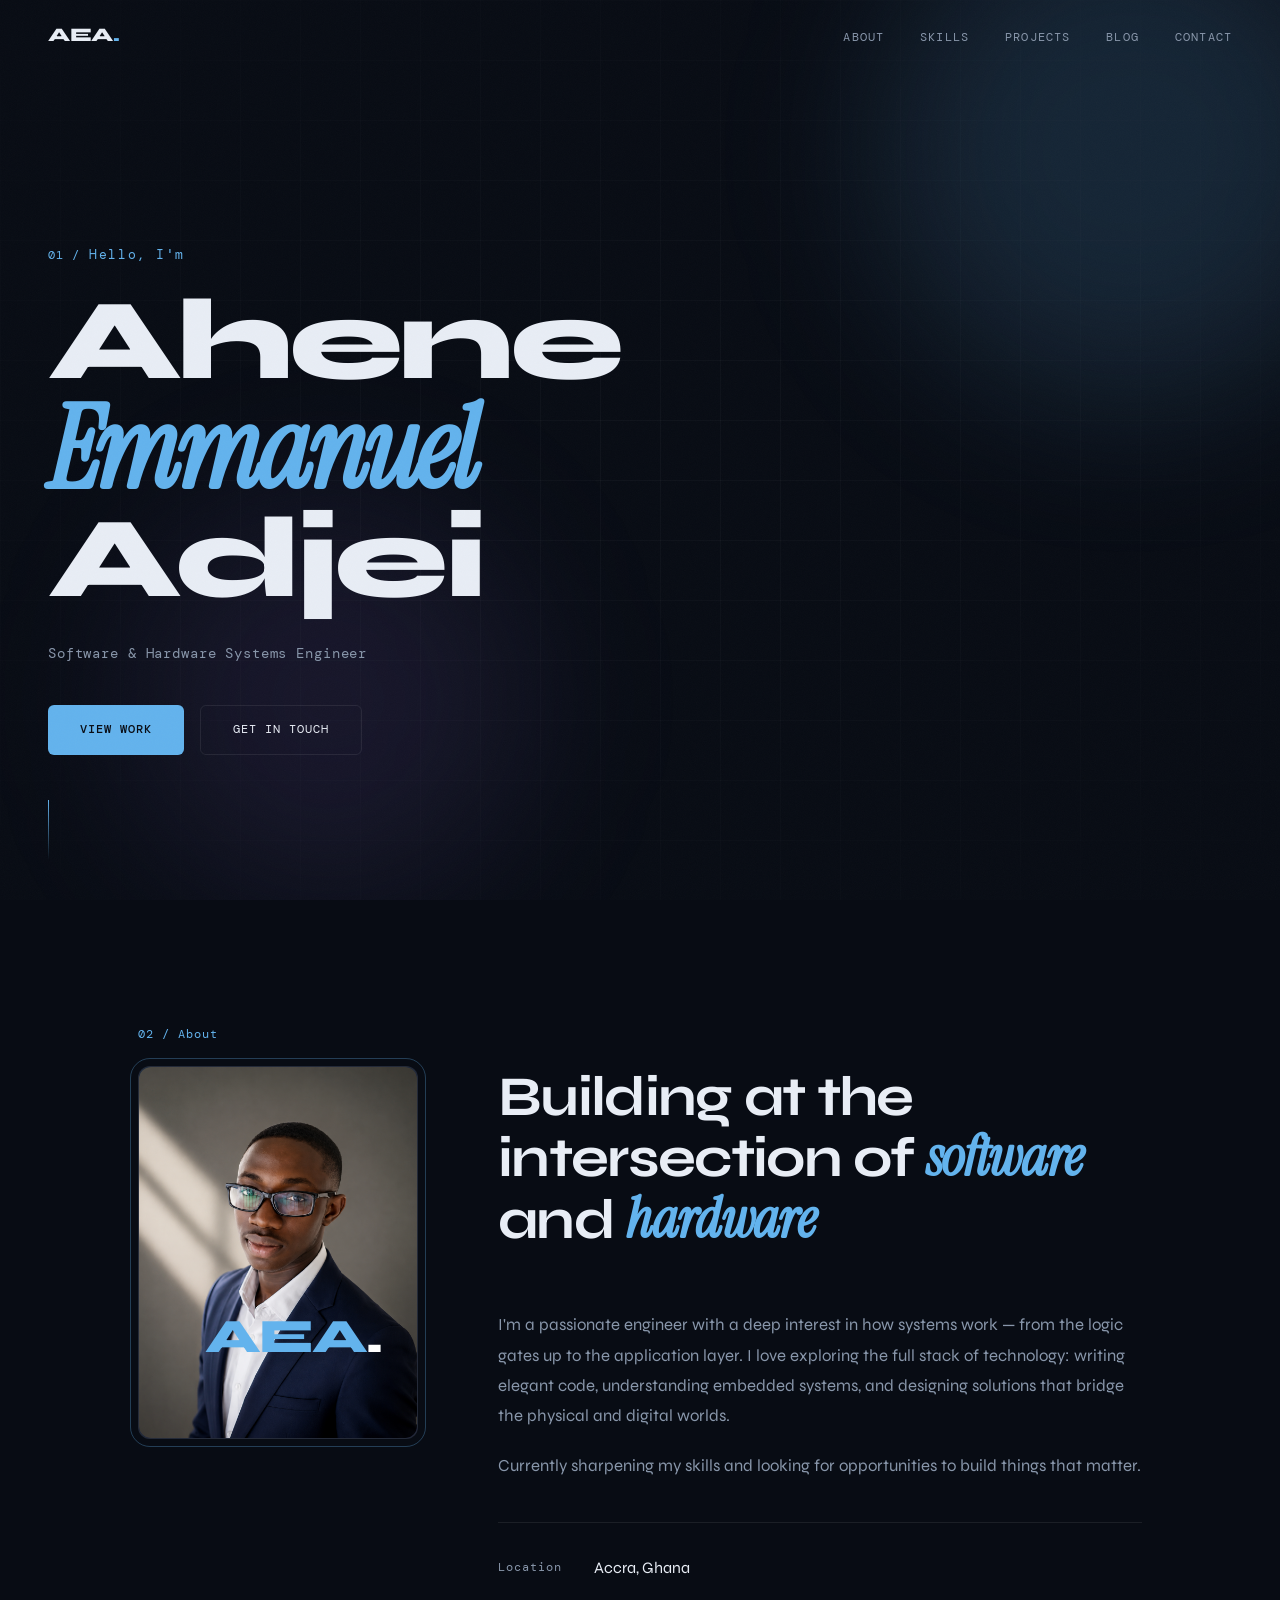
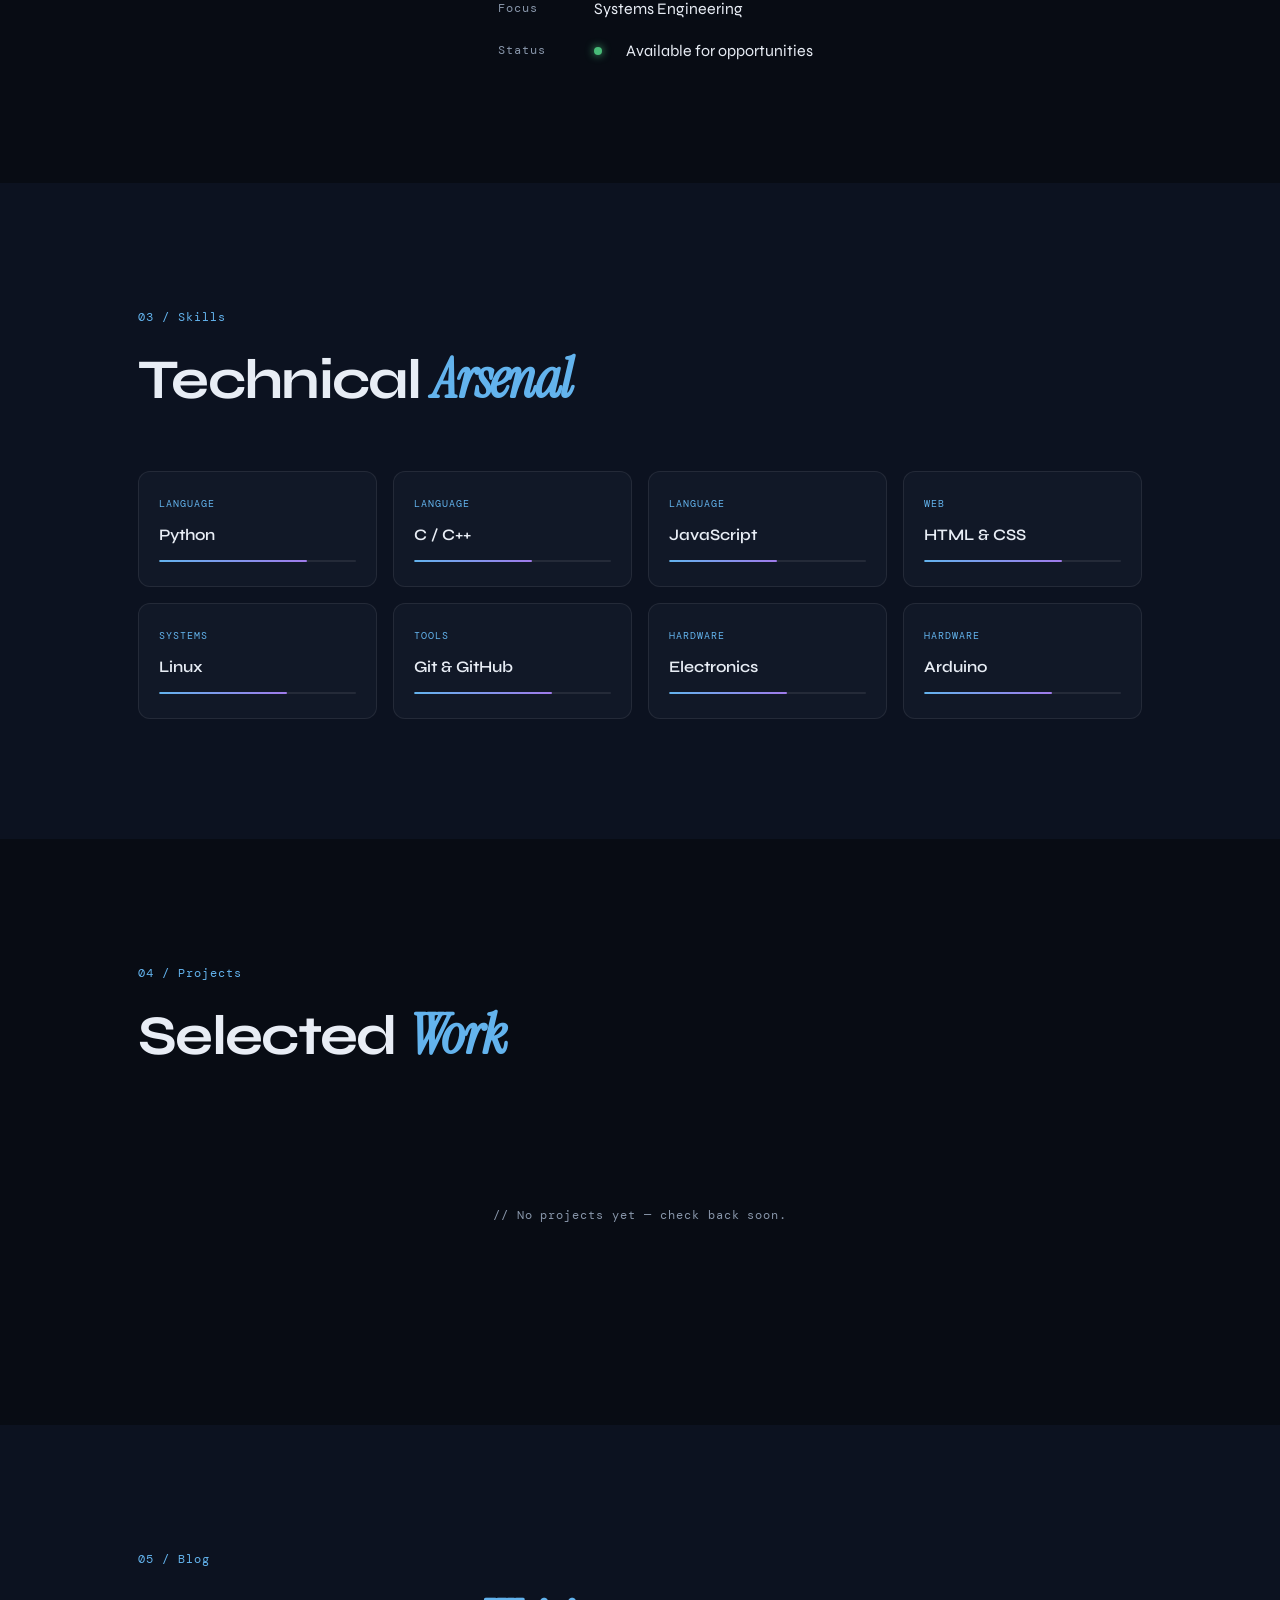
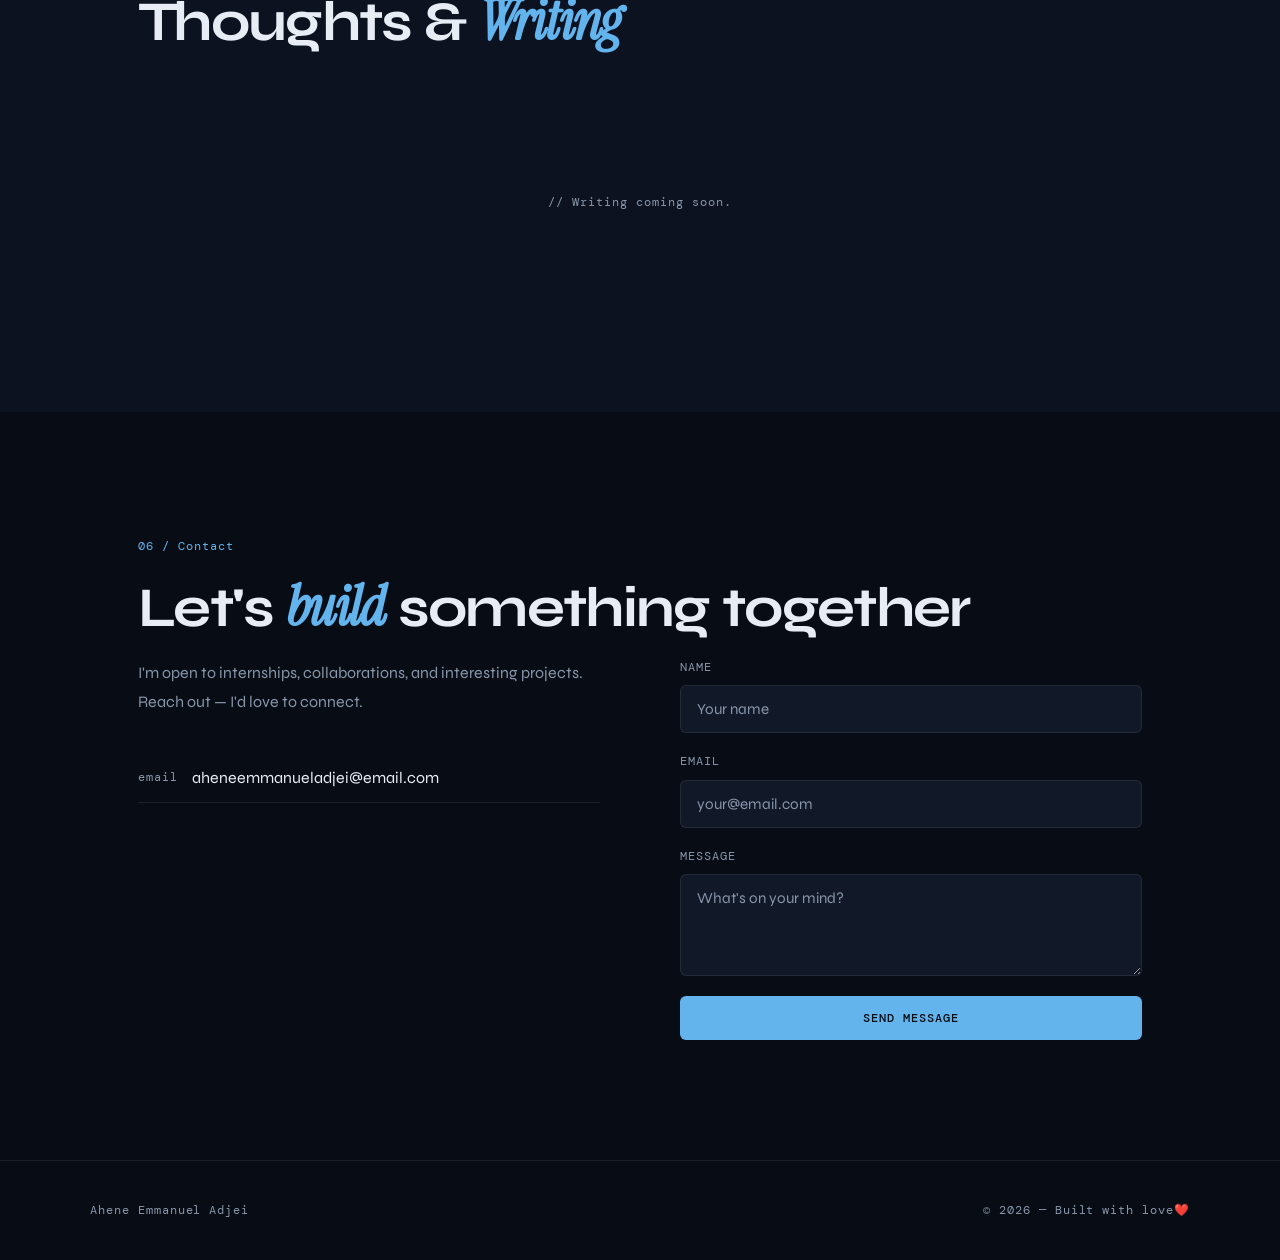
<file: index.html>
<!DOCTYPE html>
<html lang="en">
<head>
  <meta charset="UTF-8" />
  <meta name="viewport" content="width=device-width, initial-scale=1.0" />
  <title>Ahene Emmanuel Adjei — Portfolio</title>
  <link rel="preconnect" href="https://fonts.googleapis.com">
  <link href="https://fonts.googleapis.com/css2?family=Syne:wght@400;600;700;800&family=DM+Mono:ital,wght@0,300;0,400;1,300&family=Instrument+Serif:ital@0;1&display=swap" rel="stylesheet">
  <link rel="stylesheet" href="style.css" />
</head>
<body>

  <!-- NOISE OVERLAY -->
  <div class="noise"></div>

  <!-- NAV -->
  <nav class="nav" id="nav">
    <div class="nav-logo">AEA<span class="dot">.</span></div>
    <ul class="nav-links">
      <li><a href="#about">About</a></li>
      <li><a href="#skills">Skills</a></li>
      <li><a href="#projects">Projects</a></li>
      <li><a href="#blog">Blog</a></li>
      <li><a href="#contact">Contact</a></li>
    </ul>
    <button class="menu-toggle" id="menuToggle" aria-label="Toggle menu">
      <span></span><span></span><span></span>
    </button>
  </nav>

  <!-- MOBILE MENU -->
  <div class="mobile-menu" id="mobileMenu">
    <ul>
      <li><a href="#about" class="mobile-link">About</a></li>
      <li><a href="#skills" class="mobile-link">Skills</a></li>
      <li><a href="#projects" class="mobile-link">Projects</a></li>
      <li><a href="#blog" class="mobile-link">Blog</a></li>
      <li><a href="#contact" class="mobile-link">Contact</a></li>
    </ul>
  </div>

  <!-- HERO -->
  <section class="hero" id="home">
    <div class="hero-bg">
      <div class="grid-overlay"></div>
      <div class="glow glow-1"></div>
      <div class="glow glow-2"></div>
    </div>
    <div class="hero-content">
      <p class="hero-eyebrow"><span class="mono">01 /</span> Hello, I'm</p>
      <h1 class="hero-name">
        <span class="line">Ahene</span>
        <span class="line italic">Emmanuel</span>
        <span class="line">Adjei</span>
      </h1>
      <p class="hero-tagline" id="heroTagline">Software & Hardware Systems Engineer</p>
      <div class="hero-cta">
        <a href="#projects" class="btn btn-primary">View Work</a>
        <a href="#contact" class="btn btn-ghost">Get in Touch</a>
      </div>
    </div>
    <div class="hero-scroll">
      <span class="mono"></span>
      <div class="scroll-line"></div>
    </div>
  </section>

  <!-- ABOUT -->
  <section class="section" id="about">
    <div class="section-inner">
      <div class="section-label"><span class="mono">02 / About</span></div>
      <div class="about-grid">
        <div class="about-image-wrap">
          <div class="about-image-placeholder">
            <!--<span class="initials">AEA<span style="color: #fff;">.</span></span>-->
            <img src="./images/AEA1.png" alt="Ahene Emmanuel Adjei">
          </div>
          <div class="about-image-border"><span class="initials">AEA<span style="color: #fff;">.</span></span></div>
        </div>
        <div class="about-text">
          <h2 class="section-title">Building at the intersection of <em>software</em> and <em>hardware</em></h2>
          <div id="aboutContent">
            <p>I'm a passionate engineer with a deep interest in how systems work — from the logic gates up to the application layer. I love exploring the full stack of technology: writing elegant code, understanding embedded systems, and designing solutions that bridge the physical and digital worlds.</p>
            <p>Currently sharpening my skills and looking for opportunities to build things that matter.</p>
          </div>
          <div class="about-meta">
            <div class="meta-item">
              <span class="mono meta-label">Location</span>
              <span>Accra, Ghana</span>
            </div>
            <div class="meta-item">
              <span class="mono meta-label">Focus</span>
              <span>Systems Engineering</span>
            </div>
            <div class="meta-item">
              <span class="mono meta-label">Status</span>
              <span class="status-dot"></span><span>Available for opportunities</span>
            </div>
          </div>
        </div>
      </div>
    </div>
  </section>

  <!-- SKILLS -->
  <section class="section section-alt" id="skills">
    <div class="section-inner">
      <div class="section-label"><span class="mono">03 / Skills</span></div>
      <h2 class="section-title">Technical <em>Arsenal</em></h2>
      <div class="skills-grid" id="skillsGrid">
        <!-- Populated by JS from data -->
      </div>
    </div>
  </section>

  <!-- PROJECTS -->
  <section class="section" id="projects">
    <div class="section-inner">
      <div class="section-label"><span class="mono">04 / Projects</span></div>
      <h2 class="section-title">Selected <em>Work</em></h2>
      <div class="projects-grid" id="projectsGrid">
        <!-- Populated by JS from data -->
      </div>
      <div class="projects-empty" id="projectsEmpty" style="display:none;">
        <p class="mono">// No projects yet — check back soon.</p>
      </div>
    </div>
  </section>

  <!-- BLOG -->
  <section class="section section-alt" id="blog">
    <div class="section-inner">
      <div class="section-label"><span class="mono">05 / Blog</span></div>
      <h2 class="section-title">Thoughts & <em>Writing</em></h2>
      <div class="blog-grid" id="blogGrid">
        <!-- Populated by JS from data -->
      </div>
      <div class="blog-empty" id="blogEmpty" style="display:none;">
        <p class="mono">// Writing coming soon.</p>
      </div>
    </div>
  </section>

  <!-- CONTACT -->
  <section class="section" id="contact">
    <div class="section-inner contact-inner">
      <div class="section-label"><span class="mono">06 / Contact</span></div>
      <h2 class="section-title contact-title">Let's <em>build</em> something together</h2>
      <div class="contact-grid">
        <div class="contact-info">
          <p id="contactIntro">I'm open to internships, collaborations, and interesting projects. Reach out — I'd love to connect.</p>
          <div class="contact-links" id="contactLinks">
            <!-- Populated by JS from data -->
          </div>
        </div>
        <div class="contact-form-wrap">
          <form class="contact-form" id="contactForm">
            <div class="form-group">
              <label for="name">Name</label>
              <input type="text" id="name" placeholder="Your name" required />
            </div>
            <div class="form-group">
              <label for="email">Email</label>
              <input type="email" id="email" placeholder="your@email.com" required />
            </div>
            <div class="form-group">
              <label for="message">Message</label>
              <textarea id="message" placeholder="What's on your mind?" rows="4" required></textarea>
            </div>
            <button type="submit" class="btn btn-primary full-width">Send Message</button>
          </form>
        </div>
      </div>
    </div>
  </section>

  <!-- FOOTER -->
  <footer class="footer">
    <div class="footer-inner">
      <span class="mono footer-name"><a href="./admin.html" style="text-decoration: none; color: #8896aa;">Ahene Emmanuel Adjei</a></span>
      <span class="mono footer-copy">© <span id="year"></span> — Built with love❤️</span>
    </div>
  </footer>

  <script src="data.js"></script>
  <script src="main.js"></script>
</body>
</html>
</file>
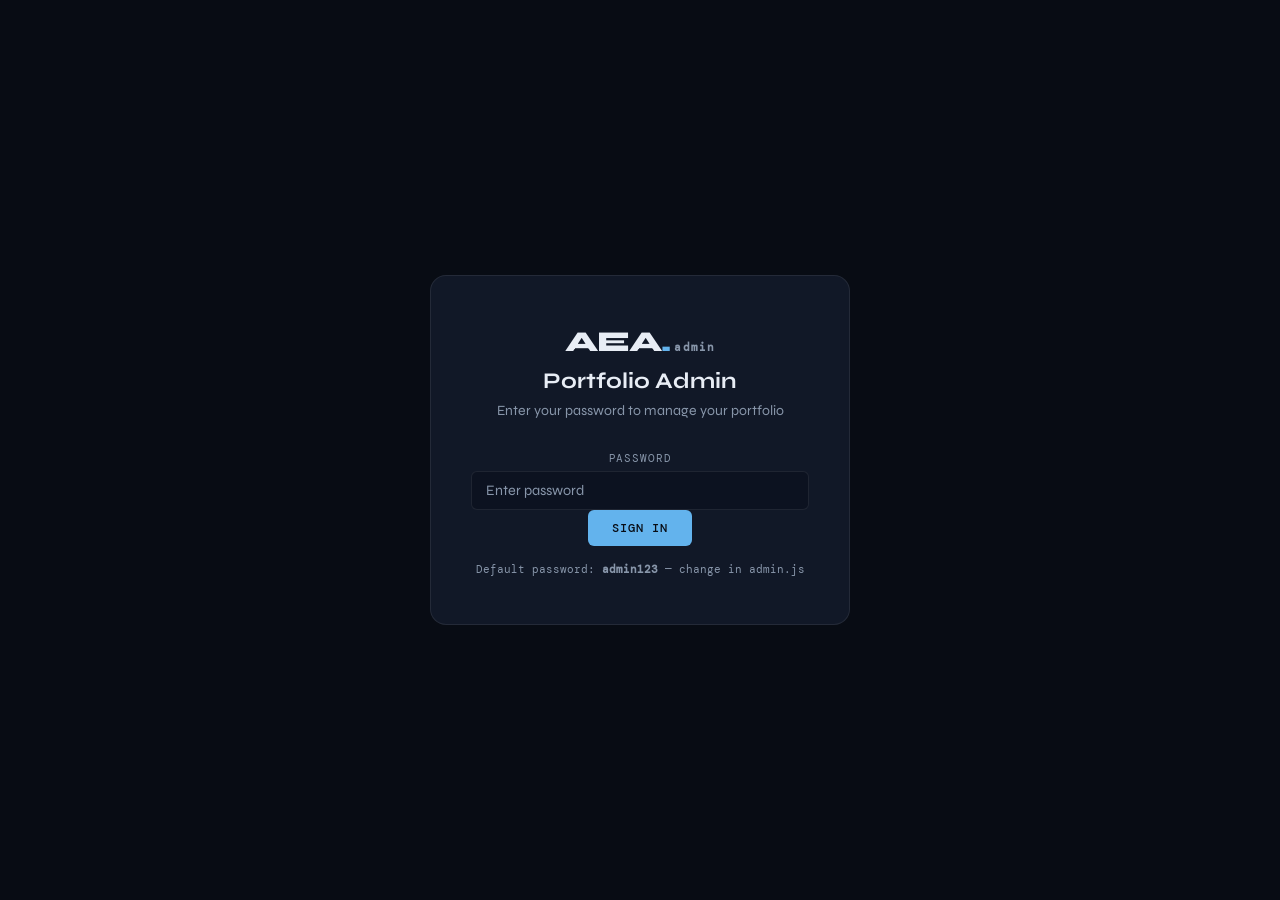
<file: admin.html>
<!DOCTYPE html>
<html lang="en">
<head>
  <meta charset="UTF-8" />
  <meta name="viewport" content="width=device-width, initial-scale=1.0" />
  <title>Portfolio Admin — AEA</title>
  <link rel="preconnect" href="https://fonts.googleapis.com">
  <link href="https://fonts.googleapis.com/css2?family=Syne:wght@400;600;700;800&family=DM+Mono:ital,wght@0,300;0,400;1,300&display=swap" rel="stylesheet">
  <link rel="stylesheet" href="admin.css" />
</head>
<body>

  <!-- LOGIN SCREEN -->
  <div class="login-screen" id="loginScreen">
    <div class="login-card">
      <div class="login-logo">AEA<span class="dot">.</span><span class="login-sub">admin</span></div>
      <h2>Portfolio Admin</h2>
      <p class="login-hint">Enter your password to manage your portfolio</p>
      <div class="form-group">
        <label>Password</label>
        <input type="password" id="loginPassword" placeholder="Enter password" />
      </div>
      <button class="btn btn-primary" id="loginBtn">Sign In</button>
      <p class="login-note mono">Default password: <strong>admin123</strong> — change in admin.js</p>
    </div>
  </div>

  <!-- ADMIN PANEL -->
  <div class="admin-wrap" id="adminPanel" style="display:none;">

    <!-- SIDEBAR -->
    <aside class="sidebar">
      <div class="sidebar-logo">AEA<span class="dot">.</span></div>
      <nav class="sidebar-nav">
        <button class="nav-item active" data-tab="personal">
          <span class="nav-icon">👤</span> Personal Info
        </button>
        <button class="nav-item" data-tab="about">
          <span class="nav-icon">📝</span> About
        </button>
        <button class="nav-item" data-tab="skills">
          <span class="nav-icon">⚡</span> Skills
        </button>
        <button class="nav-item" data-tab="projects">
          <span class="nav-icon">🚀</span> Projects
        </button>
        <button class="nav-item" data-tab="blog">
          <span class="nav-icon">✍️</span> Blog Posts
        </button>
        <button class="nav-item" data-tab="contact">
          <span class="nav-icon">📬</span> Contact
        </button>
      </nav>
      <div class="sidebar-footer">
        <a href="index.html" target="_blank" class="sidebar-link">← View Portfolio</a>
        <button class="btn-logout" id="logoutBtn">Sign Out</button>
      </div>
    </aside>

    <!-- MAIN CONTENT -->
    <main class="admin-main">
      <div class="admin-header">
        <div>
          <h1 class="admin-title" id="tabTitle">Personal Info</h1>
          <p class="admin-subtitle mono" id="tabSubtitle">Manage your basic information</p>
        </div>
        <button class="btn btn-primary save-btn" id="globalSave">Save Changes</button>
      </div>

      <div class="toast" id="toast">✓ Changes saved successfully!</div>

      <!-- PERSONAL TAB -->
      <div class="tab-content active" id="tab-personal">
        <div class="card">
          <div class="card-title">Basic Information</div>
          <div class="form-grid">
            <div class="form-group">
              <label>Full Name</label>
              <input type="text" id="p-name" placeholder="Your full name" />
            </div>
            <div class="form-group">
              <label>Tagline / Role</label>
              <input type="text" id="p-tagline" placeholder="e.g. Software & Hardware Engineer" />
            </div>
            <div class="form-group">
              <label>Location</label>
              <input type="text" id="p-location" placeholder="e.g. Accra, Ghana" />
            </div>
            <div class="form-group">
              <label>Focus Area</label>
              <input type="text" id="p-focus" placeholder="e.g. Systems Engineering" />
            </div>
            <div class="form-group">
              <label>Status</label>
              <input type="text" id="p-status" placeholder="e.g. Available for opportunities" />
            </div>
          </div>
        </div>
        <div class="card">
          <div class="card-title">Links & Contact</div>
          <div class="form-grid">
            <div class="form-group">
              <label>Email</label>
              <input type="email" id="p-email" placeholder="your@email.com" />
            </div>
            <div class="form-group">
              <label>GitHub URL</label>
              <input type="url" id="p-github" placeholder="https://github.com/..." />
            </div>
            <div class="form-group">
              <label>LinkedIn URL</label>
              <input type="url" id="p-linkedin" placeholder="https://linkedin.com/in/..." />
            </div>
            <div class="form-group">
              <label>Twitter / X URL</label>
              <input type="url" id="p-twitter" placeholder="https://twitter.com/..." />
            </div>
            <div class="form-group full">
              <label>Resume / CV URL</label>
              <input type="url" id="p-resume" placeholder="Link to your resume PDF" />
            </div>
          </div>
        </div>
      </div>

      <!-- ABOUT TAB -->
      <div class="tab-content" id="tab-about">
        <div class="card">
          <div class="card-title">About Paragraphs</div>
          <p class="card-hint mono">Write each paragraph in a separate box. Add or remove as needed.</p>
          <div id="aboutParagraphs"></div>
          <button class="btn btn-outline" id="addParagraph">+ Add Paragraph</button>
        </div>
      </div>

      <!-- SKILLS TAB -->
      <div class="tab-content" id="tab-skills">
        <div class="card">
          <div class="card-title">Skills</div>
          <p class="card-hint mono">Level is a percentage (0–100) representing proficiency.</p>
          <div id="skillsList"></div>
          <button class="btn btn-outline" id="addSkill">+ Add Skill</button>
        </div>
      </div>

      <!-- PROJECTS TAB -->
      <div class="tab-content" id="tab-projects">
        <div class="card">
          <div class="card-title">Projects</div>
          <p class="card-hint mono">Showcase your best work. Tags are comma-separated.</p>
          <div id="projectsList"></div>
          <button class="btn btn-outline" id="addProject">+ Add Project</button>
        </div>
      </div>

      <!-- BLOG TAB -->
      <div class="tab-content" id="tab-blog">
        <div class="card">
          <div class="card-title">Blog Posts</div>
          <p class="card-hint mono">Add links to articles, blog posts, or write-ups.</p>
          <div id="blogList"></div>
          <button class="btn btn-outline" id="addPost">+ Add Post</button>
        </div>
      </div>

      <!-- CONTACT TAB -->
      <div class="tab-content" id="tab-contact">
        <div class="card">
          <div class="card-title">Contact Section</div>
          <div class="form-group">
            <label>Intro Text</label>
            <textarea id="c-intro" rows="3" placeholder="A short line about being open to opportunities..."></textarea>
          </div>
        </div>
      </div>

    </main>
  </div>

  <script src="data.js"></script>
  <script src="admin.js"></script>
</body>
</html>
</file>
<file: style.css>
/* ============================================
   AHENE EMMANUEL ADJEI — PORTFOLIO STYLES
   Aesthetic: Editorial · Dark · Architectural
   ============================================ */

:root {
  --bg: #080c14;
  --bg-alt: #0c1220;
  --surface: #111827;
  --surface-2: #1a2235;
  --border: rgba(255,255,255,0.08);
  --border-accent: rgba(99,179,237,0.3);
  --text: #e8edf5;
  --text-muted: #8896aa;
  --accent: #63b3ed;
  --accent-2: #9f7aea;
  --accent-warm: #f6ad55;
  --glow-blue: rgba(99,179,237,0.15);
  --glow-purple: rgba(159,122,234,0.1);

  --font-display: 'Syne', sans-serif;
  --font-serif: 'Instrument Serif', serif;
  --font-mono: 'DM Mono', monospace;

  --radius: 12px;
  --radius-sm: 6px;
  --section-pad: 120px;
  --transition: 0.35s cubic-bezier(0.4, 0, 0.2, 1);
}

/* RESET & BASE */
*, *::before, *::after { box-sizing: border-box; margin: 0; padding: 0; }

html { scroll-behavior: smooth; font-size: 16px; }

body {
  font-family: var(--font-display);
  background: var(--bg);
  color: var(--text);
  overflow-x: hidden;
  line-height: 1.6;
}

/* NOISE TEXTURE */
.noise {
  pointer-events: none;
  position: fixed;
  inset: 0;
  z-index: 1000;
  opacity: 0.025;
  background-image: url("data:image/svg+xml,%3Csvg viewBox='0 0 256 256' xmlns='http://www.w3.org/2000/svg'%3E%3Cfilter id='noise'%3E%3CfeTurbulence type='fractalNoise' baseFrequency='0.9' numOctaves='4' stitchTiles='stitch'/%3E%3C/filter%3E%3Crect width='100%25' height='100%25' filter='url(%23noise)'/%3E%3C/svg%3E");
  background-size: 200px;
}

/* TYPOGRAPHY */
.mono { font-family: var(--font-mono); font-size: 0.75rem; letter-spacing: 0.08em; }
em { font-family: var(--font-serif); font-style: italic; color: var(--accent); }

/* ── NAV ── */
.nav {
  position: fixed;
  top: 0; left: 0; right: 0;
  z-index: 900;
  display: flex;
  align-items: center;
  justify-content: space-between;
  padding: 20px 48px;
  transition: background var(--transition), border-color var(--transition);
}

.nav.scrolled {
  background: rgba(8, 12, 20, 0.92);
  backdrop-filter: blur(20px);
  border-bottom: 1px solid var(--border);
}

.nav-logo {
  font-family: var(--font-display);
  font-weight: 800;
  font-size: 1.2rem;
  letter-spacing: -0.02em;
  color: var(--text);
}
.nav-logo .dot { color: var(--accent); }

.nav-links {
  display: flex;
  list-style: none;
  gap: 36px;
}

.nav-links a {
  font-family: var(--font-mono);
  font-size: 0.72rem;
  letter-spacing: 0.1em;
  color: var(--text-muted);
  text-decoration: none;
  text-transform: uppercase;
  transition: color var(--transition);
}
.nav-links a:hover { color: var(--accent); }

.menu-toggle {
  display: none;
  flex-direction: column;
  gap: 5px;
  background: none;
  border: none;
  cursor: pointer;
  padding: 4px;
}
.menu-toggle span {
  display: block;
  width: 24px;
  height: 2px;
  background: var(--text);
  transition: var(--transition);
}

/* MOBILE MENU */
.mobile-menu {
  position: fixed;
  inset: 0;
  z-index: 850;
  background: var(--bg);
  display: flex;
  align-items: center;
  justify-content: center;
  transform: translateX(100%);
  transition: transform 0.4s cubic-bezier(0.4, 0, 0.2, 1);
}
.mobile-menu.open { transform: translateX(0); }
.mobile-menu ul { list-style: none; text-align: center; }
.mobile-menu li { margin: 20px 0; }
.mobile-menu a {
  font-family: var(--font-display);
  font-size: 2.5rem;
  font-weight: 700;
  color: var(--text);
  text-decoration: none;
  transition: color var(--transition);
}
.mobile-menu a:hover { color: var(--accent); }

/* ── HERO ── */
.hero {
  position: relative;
  min-height: 100vh;
  display: flex;
  align-items: center;
  overflow: hidden;
}

.hero-bg {
  position: absolute;
  inset: 0;
  pointer-events: none;
}

.grid-overlay {
  position: absolute;
  inset: 0;
  background-image:
    linear-gradient(rgba(255,255,255,0.03) 1px, transparent 1px),
    linear-gradient(90deg, rgba(255,255,255,0.03) 1px, transparent 1px);
  background-size: 60px 60px;
  mask-image: radial-gradient(ellipse 80% 80% at 50% 50%, black, transparent);
}

.glow {
  position: absolute;
  border-radius: 50%;
  filter: blur(80px);
  pointer-events: none;
}
.glow-1 {
  width: 500px; height: 500px;
  background: var(--glow-blue);
  top: -100px; right: -100px;
  animation: float 8s ease-in-out infinite;
}
.glow-2 {
  width: 400px; height: 400px;
  background: var(--glow-purple);
  bottom: 0; left: 10%;
  animation: float 10s ease-in-out infinite reverse;
}
@keyframes float {
  0%, 100% { transform: translateY(0) scale(1); }
  50% { transform: translateY(-30px) scale(1.05); }
}

.hero-content {
  position: relative;
  z-index: 2;
  padding: 0 48px;
  padding-top: 100px;
  max-width: 900px;
}

.hero-eyebrow {
  font-family: var(--font-mono);
  font-size: 0.8rem;
  color: var(--accent);
  letter-spacing: 0.12em;
  margin-bottom: 20px;
  opacity: 0;
  animation: fadeUp 0.8s 0.2s forwards;
}

.hero-name {
  display: flex;
  flex-direction: column;
  font-family: var(--font-display);
  font-weight: 800;
  font-size: clamp(3.5rem, 9vw, 8rem);
  line-height: 0.95;
  letter-spacing: -0.04em;
  margin-bottom: 28px;
}

.hero-name .line {
  display: block;
  opacity: 0;
  transform: translateY(40px);
  animation: slideUp 0.7s ease forwards;
}
.hero-name .line:nth-child(1) { animation-delay: 0.3s; }
.hero-name .line:nth-child(2) { animation-delay: 0.45s; font-family: var(--font-serif); font-style: italic; color: var(--accent); }
.hero-name .line:nth-child(3) { animation-delay: 0.6s; }

.hero-tagline {
  font-family: var(--font-mono);
  font-size: 0.9rem;
  color: var(--text-muted);
  letter-spacing: 0.06em;
  margin-bottom: 40px;
  opacity: 0;
  animation: fadeUp 0.8s 0.85s forwards;
}

.hero-cta {
  display: flex;
  gap: 16px;
  flex-wrap: wrap;
  opacity: 0;
  animation: fadeUp 0.8s 1s forwards;
}

.hero-scroll {
  position: absolute;
  bottom: 40px;
  left: 48px;
  display: flex;
  flex-direction: column;
  align-items: center;
  gap: 10px;
  opacity: 0;
  animation: fadeIn 1s 1.4s forwards;
}
.hero-scroll .mono { color: var(--text-muted); writing-mode: vertical-rl; }
.scroll-line {
  width: 1px;
  height: 60px;
  background: linear-gradient(to bottom, var(--accent), transparent);
  animation: scrollAnim 2s ease-in-out infinite;
}
@keyframes scrollAnim {
  0% { transform: scaleY(0); transform-origin: top; }
  50% { transform: scaleY(1); transform-origin: top; }
  51% { transform-origin: bottom; }
  100% { transform: scaleY(0); transform-origin: bottom; }
}

/* BUTTONS */
.btn {
  display: inline-flex;
  align-items: center;
  padding: 14px 32px;
  border-radius: var(--radius-sm);
  font-family: var(--font-mono);
  font-size: 0.78rem;
  letter-spacing: 0.08em;
  text-transform: uppercase;
  text-decoration: none;
  cursor: pointer;
  border: none;
  transition: all var(--transition);
}
.btn-primary {
  background: var(--accent);
  color: var(--bg);
  font-weight: 500;
}
.btn-primary:hover {
  background: #90cdf4;
  transform: translateY(-2px);
  box-shadow: 0 8px 30px rgba(99,179,237,0.3);
}
.btn-ghost {
  background: transparent;
  color: var(--text);
  border: 1px solid var(--border);
}
.btn-ghost:hover {
  border-color: var(--accent);
  color: var(--accent);
  transform: translateY(-2px);
}
.btn.full-width { width: 100%; justify-content: center; }

/* ── SECTIONS ── */
.section { padding: var(--section-pad) 0; }
.section-alt { background: var(--bg-alt); }

.section-inner {
  max-width: 1100px;
  margin: 0 auto;
  padding: 0 48px;
}

.section-label {
  margin-bottom: 20px;
  color: var(--accent);
  letter-spacing: 0.1em;
}

.section-title {
  font-family: var(--font-display);
  font-weight: 700;
  font-size: clamp(2rem, 5vw, 3.5rem);
  line-height: 1.1;
  letter-spacing: -0.03em;
  margin-bottom: 60px;
}

/* ── ABOUT ── */
.about-grid {
  display: grid;
  grid-template-columns: 280px 1fr;
  gap: 80px;
  align-items: start;
}

.about-image-wrap {
  position: relative;
}
.about-image-placeholder {
  width: 100%;
  aspect-ratio: 3/4;
  background: var(--surface);
  border-radius: var(--radius);
  display: flex;
  align-items: center;
  justify-content: center;
  border: 1px solid var(--border);
  position: relative;
  overflow: hidden;
}
.about-image-placeholder::before {
  content: '';
  position: absolute;
  inset: 0;
  background: linear-gradient(135deg, var(--glow-blue), var(--glow-purple));
}
.initials {
  font-family: var(--font-display);
  font-weight: 800;
  font-size: 3rem;
  color: var(--accent);
  position: relative;
  top: 240px;
  left: 15px;
  z-index: 1;
  letter-spacing: -0.04em;
  
}
.about-image-border {
  position: absolute;
  inset: -8px;
  border: 1px solid var(--border-accent);
  border-radius: calc(var(--radius) + 8px);
  pointer-events: none;
  text-align: center;
  
}

.about-image-placeholder img{
  width: 100%;
  height: 100%;
  object-fit: cover;
  border-radius: var(--radius);
  position: relative;
}

.about-text p {
  color: var(--text-muted);
  line-height: 1.8;
  margin-bottom: 20px;
  font-size: 1.05rem;
}

.about-meta {
  margin-top: 40px;
  display: flex;
  flex-direction: column;
  gap: 16px;
  padding-top: 32px;
  border-top: 1px solid var(--border);
}
.meta-item {
  display: flex;
  align-items: center;
  gap: 16px;
}
.meta-label {
  color: var(--text-muted);
  width: 80px;
  flex-shrink: 0;
}
.status-dot {
  display: inline-block;
  width: 8px;
  height: 8px;
  border-radius: 50%;
  background: #48bb78;
  box-shadow: 0 0 8px #48bb78;
  margin-right: 8px;
  animation: pulse 2s ease-in-out infinite;
}
@keyframes pulse {
  0%, 100% { box-shadow: 0 0 8px #48bb78; }
  50% { box-shadow: 0 0 16px #48bb78, 0 0 4px #48bb78; }
}

/* ── SKILLS ── */
.skills-grid {
  display: grid;
  grid-template-columns: repeat(auto-fill, minmax(200px, 1fr));
  gap: 16px;
}

.skill-card {
  background: var(--surface);
  border: 1px solid var(--border);
  border-radius: var(--radius);
  padding: 24px 20px;
  transition: all var(--transition);
  cursor: default;
}
.skill-card:hover {
  border-color: var(--border-accent);
  transform: translateY(-4px);
  box-shadow: 0 16px 40px rgba(0,0,0,0.4), 0 0 0 1px var(--border-accent);
}
.skill-category {
  font-family: var(--font-mono);
  font-size: 0.65rem;
  color: var(--accent);
  letter-spacing: 0.1em;
  text-transform: uppercase;
  margin-bottom: 10px;
}
.skill-name {
  font-family: var(--font-display);
  font-weight: 600;
  font-size: 1rem;
  margin-bottom: 12px;
}
.skill-bar-track {
  height: 2px;
  background: var(--border);
  border-radius: 2px;
  overflow: hidden;
}
.skill-bar-fill {
  height: 100%;
  background: linear-gradient(90deg, var(--accent), var(--accent-2));
  border-radius: 2px;
  width: 0;
  transition: width 1.2s cubic-bezier(0.4, 0, 0.2, 1);
}

/* ── PROJECTS ── */
.projects-grid {
  display: grid;
  grid-template-columns: repeat(auto-fill, minmax(320px, 1fr));
  gap: 24px;
}

.project-card {
  background: var(--surface);
  border: 1px solid var(--border);
  border-radius: var(--radius);
  overflow: hidden;
  transition: all var(--transition);
  display: flex;
  flex-direction: column;
}
.project-card:hover {
  border-color: var(--border-accent);
  transform: translateY(-6px);
  box-shadow: 0 24px 60px rgba(0,0,0,0.5);
}
.project-image {
  aspect-ratio: 16/9;
  background: var(--surface-2);
  position: relative;
  overflow: hidden;
}
.project-image img {
  width: 100%;
  height: 100%;
  object-fit: cover;
  transition: transform var(--transition);
}
.project-card:hover .project-image img { transform: scale(1.05); }
.project-image-placeholder {
  width: 100%;
  height: 100%;
  display: flex;
  align-items: center;
  justify-content: center;
  background: linear-gradient(135deg, var(--surface), var(--surface-2));
}
.project-image-placeholder span {
  font-family: var(--font-mono);
  font-size: 0.7rem;
  color: var(--text-muted);
  letter-spacing: 0.08em;
}
.project-body { padding: 28px; flex: 1; display: flex; flex-direction: column; }
.project-tags {
  display: flex;
  flex-wrap: wrap;
  gap: 8px;
  margin-bottom: 16px;
}
.tag {
  font-family: var(--font-mono);
  font-size: 0.65rem;
  padding: 4px 10px;
  border-radius: 4px;
  border: 1px solid var(--border-accent);
  color: var(--accent);
  letter-spacing: 0.06em;
}
.project-title {
  font-family: var(--font-display);
  font-weight: 700;
  font-size: 1.2rem;
  margin-bottom: 12px;
  letter-spacing: -0.02em;
}
.project-desc {
  color: var(--text-muted);
  font-size: 0.9rem;
  line-height: 1.7;
  flex: 1;
  margin-bottom: 24px;
}
.project-links {
  display: flex;
  gap: 12px;
}
.project-link {
  font-family: var(--font-mono);
  font-size: 0.72rem;
  color: var(--accent);
  text-decoration: none;
  letter-spacing: 0.06em;
  display: flex;
  align-items: center;
  gap: 6px;
  transition: opacity var(--transition);
}
.project-link:hover { opacity: 0.7; }
.project-link svg { width: 14px; height: 14px; }

.projects-empty, .blog-empty {
  padding: 80px 0;
  text-align: center;
  color: var(--text-muted);
}

/* ── BLOG ── */
.blog-grid {
  display: grid;
  grid-template-columns: repeat(auto-fill, minmax(300px, 1fr));
  gap: 24px;
}

.blog-card {
  background: var(--surface);
  border: 1px solid var(--border);
  border-radius: var(--radius);
  padding: 32px;
  transition: all var(--transition);
  cursor: pointer;
  text-decoration: none;
  color: inherit;
  display: block;
}
.blog-card:hover {
  border-color: var(--border-accent);
  transform: translateY(-4px);
}
.blog-date {
  font-family: var(--font-mono);
  font-size: 0.68rem;
  color: var(--accent);
  letter-spacing: 0.08em;
  margin-bottom: 14px;
}
.blog-title {
  font-family: var(--font-display);
  font-weight: 700;
  font-size: 1.1rem;
  line-height: 1.3;
  margin-bottom: 12px;
  letter-spacing: -0.02em;
}
.blog-excerpt {
  font-size: 0.88rem;
  color: var(--text-muted);
  line-height: 1.7;
}

/* ── CONTACT ── */
.contact-inner { text-align: left; }
.contact-title { margin-bottom: 20px; }

.contact-grid {
  display: grid;
  grid-template-columns: 1fr 1fr;
  gap: 80px;
  align-items: start;
}

.contact-info p {
  color: var(--text-muted);
  line-height: 1.8;
  margin-bottom: 36px;
  font-size: 1rem;
}

.contact-links {
  display: flex;
  flex-direction: column;
  gap: 20px;
}

.contact-link-item {
  display: flex;
  align-items: center;
  gap: 14px;
  text-decoration: none;
  color: var(--text);
  transition: color var(--transition);
  padding: 12px 0;
  border-bottom: 1px solid var(--border);
}
.contact-link-item:hover { color: var(--accent); }
.contact-link-item .mono { color: var(--text-muted); }

.contact-form { display: flex; flex-direction: column; gap: 20px; }
.form-group { display: flex; flex-direction: column; gap: 8px; }
.form-group label {
  font-family: var(--font-mono);
  font-size: 0.72rem;
  color: var(--text-muted);
  letter-spacing: 0.08em;
  text-transform: uppercase;
}
.form-group input,
.form-group textarea {
  background: var(--surface);
  border: 1px solid var(--border);
  border-radius: var(--radius-sm);
  color: var(--text);
  padding: 14px 16px;
  font-family: var(--font-display);
  font-size: 0.95rem;
  outline: none;
  transition: border-color var(--transition);
  resize: vertical;
}
.form-group input:focus,
.form-group textarea:focus {
  border-color: var(--accent);
  box-shadow: 0 0 0 3px rgba(99,179,237,0.1);
}
.form-group input::placeholder,
.form-group textarea::placeholder { color: var(--text-muted); }

/* ── FOOTER ── */
.footer {
  padding: 40px 48px;
  border-top: 1px solid var(--border);
}
.footer-inner {
  max-width: 1100px;
  margin: 0 auto;
  display: flex;
  justify-content: space-between;
  align-items: center;
}
.footer-name { color: var(--text-muted); }
.footer-copy { color: var(--text-muted); }

/* ── ANIMATIONS ── */
@keyframes fadeUp {
  from { opacity: 0; transform: translateY(20px); }
  to { opacity: 1; transform: translateY(0); }
}
@keyframes slideUp {
  from { opacity: 0; transform: translateY(40px); }
  to { opacity: 1; transform: translateY(0); }
}
@keyframes fadeIn {
  from { opacity: 0; }
  to { opacity: 1; }
}

.reveal {
  opacity: 0;
  transform: translateY(30px);
  transition: opacity 0.7s ease, transform 0.7s ease;
}
.reveal.visible {
  opacity: 1;
  transform: translateY(0);
}

/* ── RESPONSIVE ── */
@media (max-width: 900px) {
  :root { --section-pad: 80px; }
  .nav { padding: 18px 24px; }
  .nav-links { display: none; }
  .menu-toggle { display: flex; }
  .hero-content { padding: 0 24px; padding-top: 120px; }
  .hero-scroll { left: 24px; }
  .section-inner { padding: 0 24px; }
  .about-grid { grid-template-columns: 1fr; gap: 40px; }
  .about-image-wrap { max-width: 220px; }
  .contact-grid { grid-template-columns: 1fr; gap: 48px; }
  .footer { padding: 30px 24px; }
}

@media (max-width: 600px) {
  .hero-name { font-size: clamp(2.8rem, 12vw, 5rem); }
  .projects-grid, .blog-grid { grid-template-columns: 1fr; }
  .hero-cta { flex-direction: column; }
  .footer-inner { flex-direction: column; gap: 8px; text-align: center; }
}
</file>
<file: admin.css>
/* ============================================
   PORTFOLIO ADMIN PANEL STYLES
   ============================================ */

:root {
  --bg: #080c14;
  --bg-alt: #0c1220;
  --surface: #111827;
  --surface-2: #1a2235;
  --border: rgba(255,255,255,0.08);
  --border-accent: rgba(99,179,237,0.3);
  --text: #e8edf5;
  --text-muted: #8896aa;
  --accent: #63b3ed;
  --accent-2: #9f7aea;
  --danger: #fc8181;
  --success: #68d391;

  --font-display: 'Syne', sans-serif;
  --font-mono: 'DM Mono', monospace;
  --radius: 10px;
  --radius-sm: 6px;
  --transition: 0.25s cubic-bezier(0.4,0,0.2,1);
}

*, *::before, *::after { box-sizing: border-box; margin: 0; padding: 0; }
html { font-size: 16px; }
body {
  font-family: var(--font-display);
  background: var(--bg);
  color: var(--text);
  min-height: 100vh;
}
.mono { font-family: var(--font-mono); }

/* ── LOGIN ── */
.login-screen {
  min-height: 100vh;
  display: flex;
  align-items: center;
  justify-content: center;
  padding: 24px;
  background: var(--bg);
}
.login-card {
  background: var(--surface);
  border: 1px solid var(--border);
  border-radius: 16px;
  padding: 48px 40px;
  width: 100%;
  max-width: 420px;
  text-align: center;
}
.login-logo {
  font-family: var(--font-display);
  font-weight: 800;
  font-size: 1.8rem;
  letter-spacing: -0.03em;
  margin-bottom: 8px;
}
.login-logo .dot { color: var(--accent); }
.login-sub {
  font-family: var(--font-mono);
  font-size: 0.7rem;
  color: var(--text-muted);
  margin-left: 4px;
  letter-spacing: 0.1em;
}
.login-card h2 {
  font-size: 1.4rem;
  font-weight: 700;
  margin-bottom: 8px;
}
.login-hint {
  color: var(--text-muted);
  font-size: 0.88rem;
  margin-bottom: 32px;
}
.login-note {
  margin-top: 16px;
  font-size: 0.68rem;
  color: var(--text-muted);
}

/* ── ADMIN LAYOUT ── */
.admin-wrap {
  display: grid;
  grid-template-columns: 220px 1fr;
  min-height: 100vh;
}

/* ── SIDEBAR ── */
.sidebar {
  background: var(--surface);
  border-right: 1px solid var(--border);
  display: flex;
  flex-direction: column;
  padding: 28px 16px;
  position: sticky;
  top: 0;
  height: 100vh;
  overflow-y: auto;
}
.sidebar-logo {
  font-family: var(--font-display);
  font-weight: 800;
  font-size: 1.3rem;
  letter-spacing: -0.03em;
  margin-bottom: 32px;
  padding-left: 12px;
}
.sidebar-logo .dot { color: var(--accent); }
.sidebar-nav {
  display: flex;
  flex-direction: column;
  gap: 4px;
  flex: 1;
}
.nav-item {
  display: flex;
  align-items: center;
  gap: 10px;
  padding: 10px 12px;
  border-radius: var(--radius-sm);
  background: none;
  border: none;
  color: var(--text-muted);
  font-family: var(--font-display);
  font-size: 0.88rem;
  font-weight: 600;
  cursor: pointer;
  text-align: left;
  transition: all var(--transition);
}
.nav-item:hover { background: var(--surface-2); color: var(--text); }
.nav-item.active { background: rgba(99,179,237,0.12); color: var(--accent); }
.nav-icon { font-size: 1rem; }

.sidebar-footer {
  margin-top: 24px;
  padding-top: 20px;
  border-top: 1px solid var(--border);
  display: flex;
  flex-direction: column;
  gap: 8px;
}
.sidebar-link {
  font-family: var(--font-mono);
  font-size: 0.72rem;
  color: var(--text-muted);
  text-decoration: none;
  padding: 8px 12px;
  transition: color var(--transition);
}
.sidebar-link:hover { color: var(--accent); }
.btn-logout {
  background: none;
  border: 1px solid var(--border);
  border-radius: var(--radius-sm);
  color: var(--text-muted);
  font-family: var(--font-mono);
  font-size: 0.72rem;
  padding: 8px 12px;
  cursor: pointer;
  transition: all var(--transition);
}
.btn-logout:hover { border-color: var(--danger); color: var(--danger); }

/* ── MAIN CONTENT ── */
.admin-main {
  padding: 40px 48px;
  overflow-y: auto;
  max-height: 100vh;
}

.admin-header {
  display: flex;
  align-items: flex-start;
  justify-content: space-between;
  margin-bottom: 36px;
}
.admin-title {
  font-family: var(--font-display);
  font-weight: 800;
  font-size: 1.8rem;
  letter-spacing: -0.03em;
  margin-bottom: 4px;
}
.admin-subtitle {
  color: var(--text-muted);
  font-size: 0.72rem;
  letter-spacing: 0.06em;
}

/* TABS */
.tab-content { display: none; }
.tab-content.active { display: block; }

/* CARDS */
.card {
  background: var(--surface);
  border: 1px solid var(--border);
  border-radius: var(--radius);
  padding: 28px;
  margin-bottom: 20px;
}
.card-title {
  font-family: var(--font-display);
  font-weight: 700;
  font-size: 1rem;
  margin-bottom: 6px;
}
.card-hint {
  color: var(--text-muted);
  font-size: 0.72rem;
  letter-spacing: 0.04em;
  margin-bottom: 20px;
}

/* FORM GRID */
.form-grid {
  display: grid;
  grid-template-columns: 1fr 1fr;
  gap: 16px;
}
.form-group { display: flex; flex-direction: column; gap: 6px; }
.form-group.full { grid-column: 1 / -1; }
.form-group label {
  font-family: var(--font-mono);
  font-size: 0.68rem;
  color: var(--text-muted);
  letter-spacing: 0.08em;
  text-transform: uppercase;
}
.form-group input,
.form-group textarea,
.form-group select {
  background: var(--bg-alt);
  border: 1px solid var(--border);
  border-radius: var(--radius-sm);
  color: var(--text);
  padding: 10px 14px;
  font-family: var(--font-display);
  font-size: 0.9rem;
  outline: none;
  transition: border-color var(--transition);
  resize: vertical;
}
.form-group input:focus,
.form-group textarea:focus { border-color: var(--accent); }
.form-group input::placeholder,
.form-group textarea::placeholder { color: var(--text-muted); }

/* DYNAMIC ITEMS */
.dynamic-item {
  background: var(--bg-alt);
  border: 1px solid var(--border);
  border-radius: var(--radius-sm);
  padding: 20px;
  margin-bottom: 12px;
  position: relative;
}
.dynamic-item .item-header {
  display: flex;
  justify-content: space-between;
  align-items: center;
  margin-bottom: 14px;
}
.item-number {
  font-family: var(--font-mono);
  font-size: 0.68rem;
  color: var(--accent);
  letter-spacing: 0.08em;
}
.btn-remove {
  background: none;
  border: 1px solid var(--border);
  border-radius: var(--radius-sm);
  color: var(--text-muted);
  font-family: var(--font-mono);
  font-size: 0.68rem;
  padding: 4px 10px;
  cursor: pointer;
  transition: all var(--transition);
}
.btn-remove:hover { border-color: var(--danger); color: var(--danger); }

.item-grid {
  display: grid;
  grid-template-columns: 1fr 1fr;
  gap: 12px;
}
.item-grid .full { grid-column: 1 / -1; }

/* SKILL LEVEL SLIDER */
.level-row {
  display: flex;
  align-items: center;
  gap: 12px;
  grid-column: 1/-1;
}
.level-row label {
  font-family: var(--font-mono);
  font-size: 0.68rem;
  color: var(--text-muted);
  letter-spacing: 0.08em;
  text-transform: uppercase;
  white-space: nowrap;
}
input[type="range"] {
  flex: 1;
  accent-color: var(--accent);
  height: 4px;
}
.level-value {
  font-family: var(--font-mono);
  font-size: 0.8rem;
  color: var(--accent);
  width: 36px;
  text-align: right;
}

/* BUTTONS */
.btn {
  display: inline-flex;
  align-items: center;
  justify-content: center;
  padding: 10px 24px;
  border-radius: var(--radius-sm);
  font-family: var(--font-mono);
  font-size: 0.75rem;
  letter-spacing: 0.08em;
  text-transform: uppercase;
  cursor: pointer;
  border: none;
  transition: all var(--transition);
}
.btn-primary {
  background: var(--accent);
  color: var(--bg);
  font-weight: 500;
}
.btn-primary:hover { background: #90cdf4; }
.btn-outline {
  background: transparent;
  border: 1px solid var(--border);
  color: var(--text-muted);
  margin-top: 8px;
}
.btn-outline:hover { border-color: var(--accent); color: var(--accent); }

.save-btn { padding: 12px 32px; }

/* TOAST */
.toast {
  position: fixed;
  bottom: 32px;
  right: 32px;
  background: var(--success);
  color: #1a2235;
  font-family: var(--font-mono);
  font-size: 0.8rem;
  font-weight: 500;
  padding: 14px 24px;
  border-radius: var(--radius-sm);
  box-shadow: 0 8px 30px rgba(0,0,0,0.4);
  transform: translateY(80px);
  opacity: 0;
  transition: all 0.3s ease;
  z-index: 999;
  letter-spacing: 0.05em;
}
.toast.show { transform: translateY(0); opacity: 1; }

/* RESPONSIVE */
@media (max-width: 768px) {
  .admin-wrap { grid-template-columns: 1fr; }
  .sidebar {
    position: fixed;
    z-index: 800;
    height: auto;
    bottom: 0;
    top: auto;
    flex-direction: row;
    padding: 12px;
    border-right: none;
    border-top: 1px solid var(--border);
    overflow-x: auto;
    width: 100%;
    left: 0;
  }
  .sidebar-logo, .sidebar-footer { display: none; }
  .sidebar-nav { flex-direction: row; gap: 4px; }
  .nav-item span:last-child { display: none; }
  .admin-main { padding: 24px 20px; padding-bottom: 100px; }
  .form-grid, .item-grid { grid-template-columns: 1fr; }
  .form-group.full { grid-column: 1; }
  .admin-header { flex-direction: column; gap: 16px; }
}
</file>
